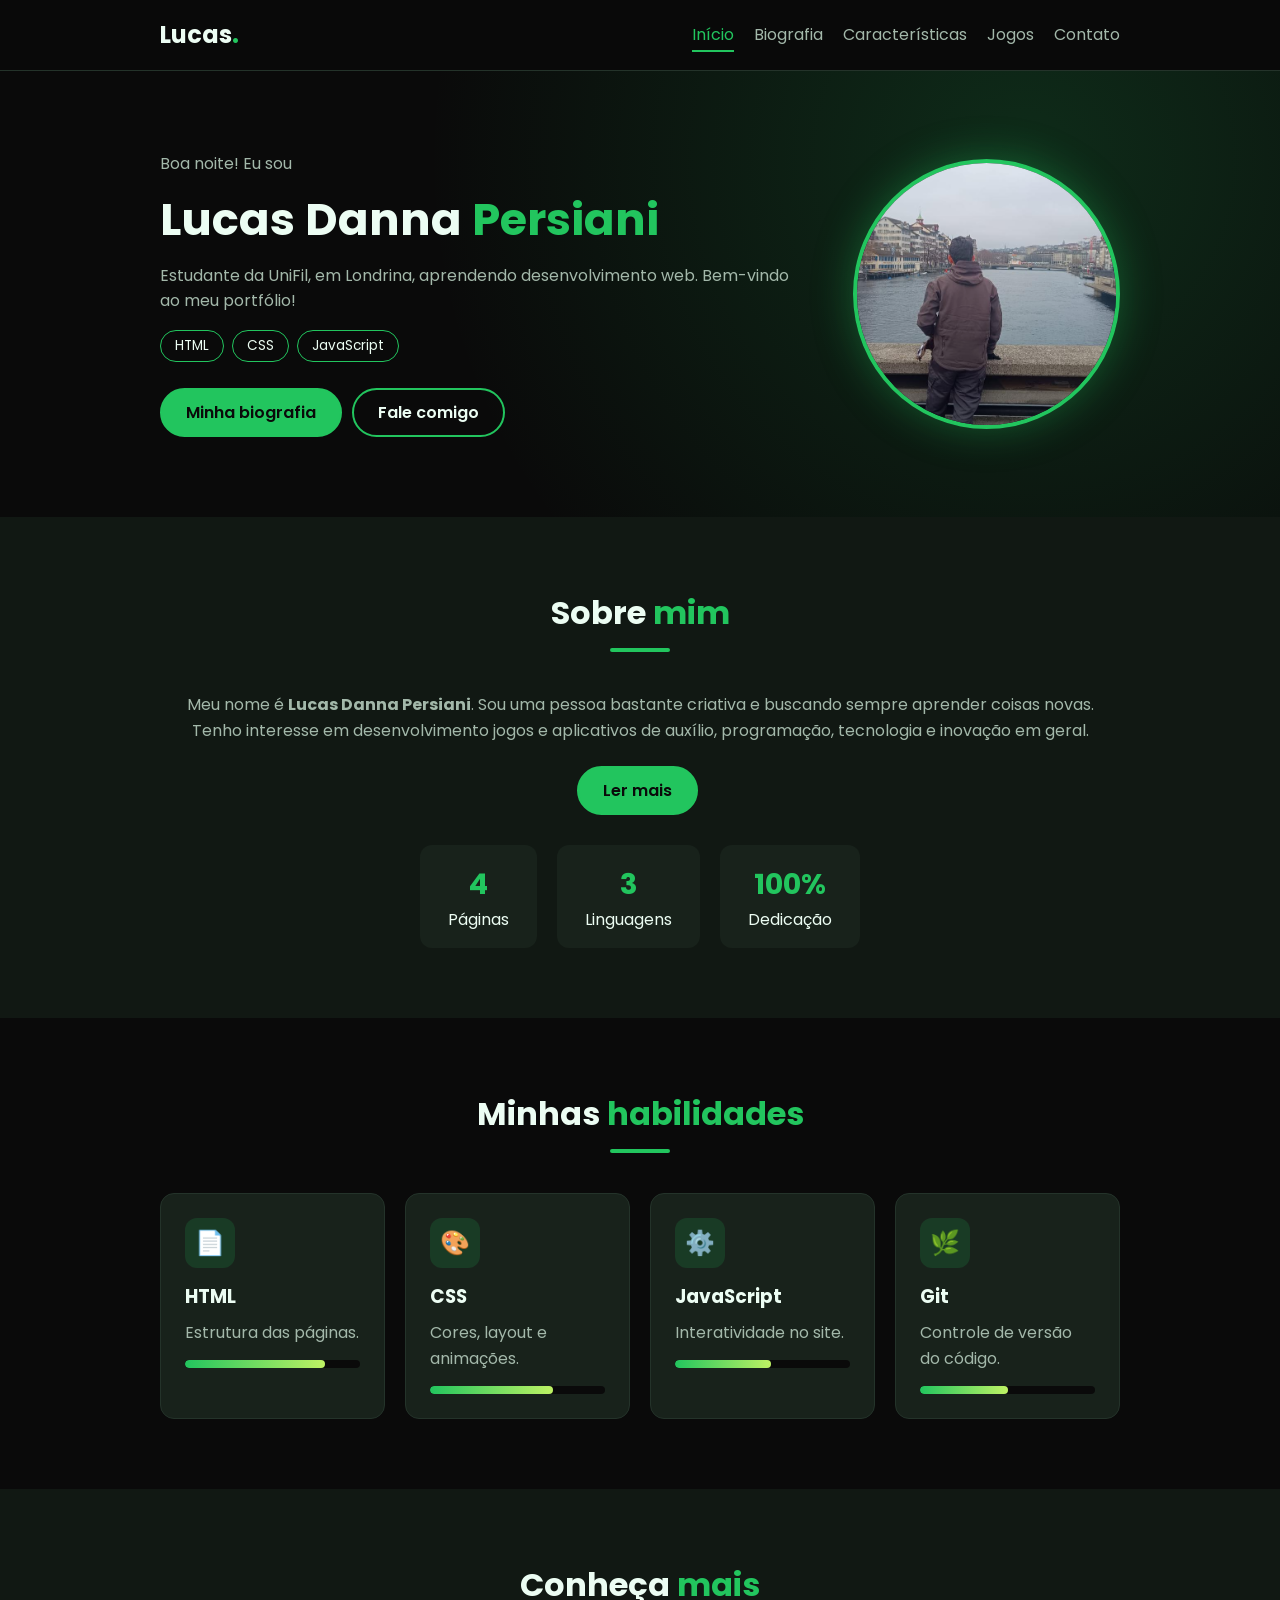
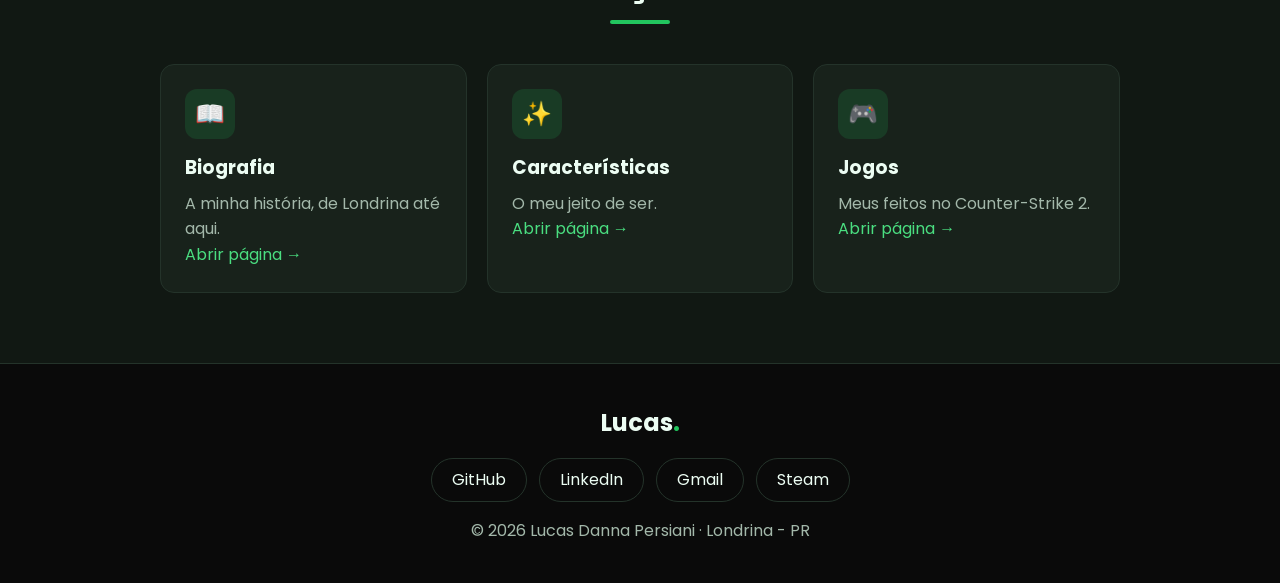
<file: index.html>
<!DOCTYPE html>
<html lang="pt-br">
<head>
    <meta charset="UTF-8">
    <meta name="viewport" content="width=device-width, initial-scale=1.0">
    <title>Lucas Danna Persiani | Portfólio</title>
    <link rel="preconnect" href="https://fonts.googleapis.com">
    <link rel="preconnect" href="https://fonts.gstatic.com" crossorigin>
    <link href="https://fonts.googleapis.com/css2?family=Poppins:wght@400;600;700&display=swap" rel="stylesheet">
    <link rel="stylesheet" href="style.css">
</head>
<body>

    <!-- ===== MENU ===== -->
    <header class="cabecalho">
        <nav class="menu">
            <a href="index.html" class="logo">Lucas<span>.</span></a>
            <ul class="menu-links">
                <li><a href="index.html" class="ativo">Início</a></li>
                <li><a href="minhabiografia.html">Biografia</a></li>
                <li><a href="caracteristicas.html">Características</a></li>
                <li><a href="jogos.html">Jogos</a></li>
                <li><a href="#contato">Contato</a></li>
            </ul>
        </nav>
    </header>

    <main>
        <!-- ===== APRESENTAÇÃO ===== -->
        <section class="destaque">
            <div class="container topo">
                <div>
                    <p class="texto-suave" id="saudacao">Olá! Eu sou</p>
                    <h1>Lucas Danna <span>Persiani</span></h1>
                    <p class="texto-suave">
                        Estudante da UniFil, em Londrina, aprendendo desenvolvimento web.
                        Bem-vindo ao meu portfólio!
                    </p>
                    <div class="etiquetas">
                        <span>HTML</span>
                        <span>CSS</span>
                        <span>JavaScript</span>
                    </div>
                    <a href="minhabiografia.html" class="botao">Minha biografia</a>
                    <a href="#contato" class="botao botao-vazado">Fale comigo</a>
                </div>
                <img src="img/foto-perfil.png" alt="Foto de perfil de Lucas Danna Persiani" class="foto">
            </div>
        </section>

        <!-- ===== SOBRE ===== -->
        <section class="secao secao-escura">
            <div class="container centro">
                <h2>Sobre <span>mim</span></h2>
                <p class="texto-suave">
                    Meu nome é <strong>Lucas Danna Persiani</strong>. Sou uma pessoa bastante criativa e buscando sempre aprender coisas novas. Tenho interesse em desenvolvimento jogos e aplicativos de auxílio, programação, tecnologia e inovação em geral.
                </p>
                <p class="texto-suave escondido" id="maisSobre">
                    Nas horas livres gosto de jogar Counter-Strike 2 com os amigos na Steam.
                    Meu objetivo é me tornar um desenvolvedor profissional.
                </p>
                <button class="botao" id="botaoLerMais">Ler mais</button>

                <div class="numeros">
                    <div class="numero"><strong>4</strong>Páginas</div>
                    <div class="numero"><strong>3</strong>Linguagens</div>
                    <div class="numero"><strong>100%</strong>Dedicação</div>
                </div>
            </div>
        </section>

        <!-- ===== HABILIDADES ===== -->
        <section class="secao">
            <div class="container">
                <h2>Minhas <span>habilidades</span></h2>
                <!-- mude o width para ajustar o tamanho de cada barra -->
                <div class="cards">
                    <article class="card">
                        <div class="icone">📄</div>
                        <h3>HTML</h3>
                        <p>Estrutura das páginas.</p>
                        <div class="barra"><div class="barra-nivel" style="width: 80%"></div></div>
                    </article>
                    <article class="card">
                        <div class="icone">🎨</div>
                        <h3>CSS</h3>
                        <p>Cores, layout e animações.</p>
                        <div class="barra"><div class="barra-nivel" style="width: 70%"></div></div>
                    </article>
                    <article class="card">
                        <div class="icone">⚙️</div>
                        <h3>JavaScript</h3>
                        <p>Interatividade no site.</p>
                        <div class="barra"><div class="barra-nivel" style="width: 55%"></div></div>
                    </article>
                    <article class="card">
                        <div class="icone">🌿</div>
                        <h3>Git</h3>
                        <p>Controle de versão do código.</p>
                        <div class="barra"><div class="barra-nivel" style="width: 50%"></div></div>
                    </article>
                </div>
            </div>
        </section>

        <!-- ===== OUTRAS PÁGINAS ===== -->
        <section class="secao secao-escura">
            <div class="container">
                <h2>Conheça <span>mais</span></h2>
                <div class="cards">
                    <article class="card">
                        <div class="icone">📖</div>
                        <h3>Biografia</h3>
                        <p>A minha história, de Londrina até aqui.</p>
                        <a href="minhabiografia.html">Abrir página →</a>
                    </article>
                    <article class="card">
                        <div class="icone">✨</div>
                        <h3>Características</h3>
                        <p>O meu jeito de ser.</p>
                        <a href="caracteristicas.html">Abrir página →</a>
                    </article>
                    <article class="card">
                        <div class="icone">🎮</div>
                        <h3>Jogos</h3>
                        <p>Meus feitos no Counter-Strike 2.</p>
                        <a href="jogos.html">Abrir página →</a>
                    </article>
                </div>
            </div>
        </section>
    </main>

    <!-- ===== RODAPÉ ===== -->
    <footer class="rodape" id="contato">
        <a href="index.html" class="logo">Lucas<span>.</span></a>
        <nav class="redes">
            <a href="https://github.com/dannax4547" target="_blank">GitHub</a>
            <a href="https://www.linkedin.com/in/lucas-danna-persiani" target="_blank">LinkedIn</a>
            <a href="mailto:lucasdanna.persiani@gmail.com">Gmail</a>
            <a href="https://steamcommunity.com/profiles/76561198979446259/" target="_blank">Steam</a>
        </nav>
        <p>&copy; <span id="ano"></span> Lucas Danna Persiani · Londrina - PR</p>
    </footer>

    <button class="voltar-topo escondido" id="voltarTopo" aria-label="Voltar ao topo">↑</button>

    <script src="script.js"></script>
</body>
</html>
</file>
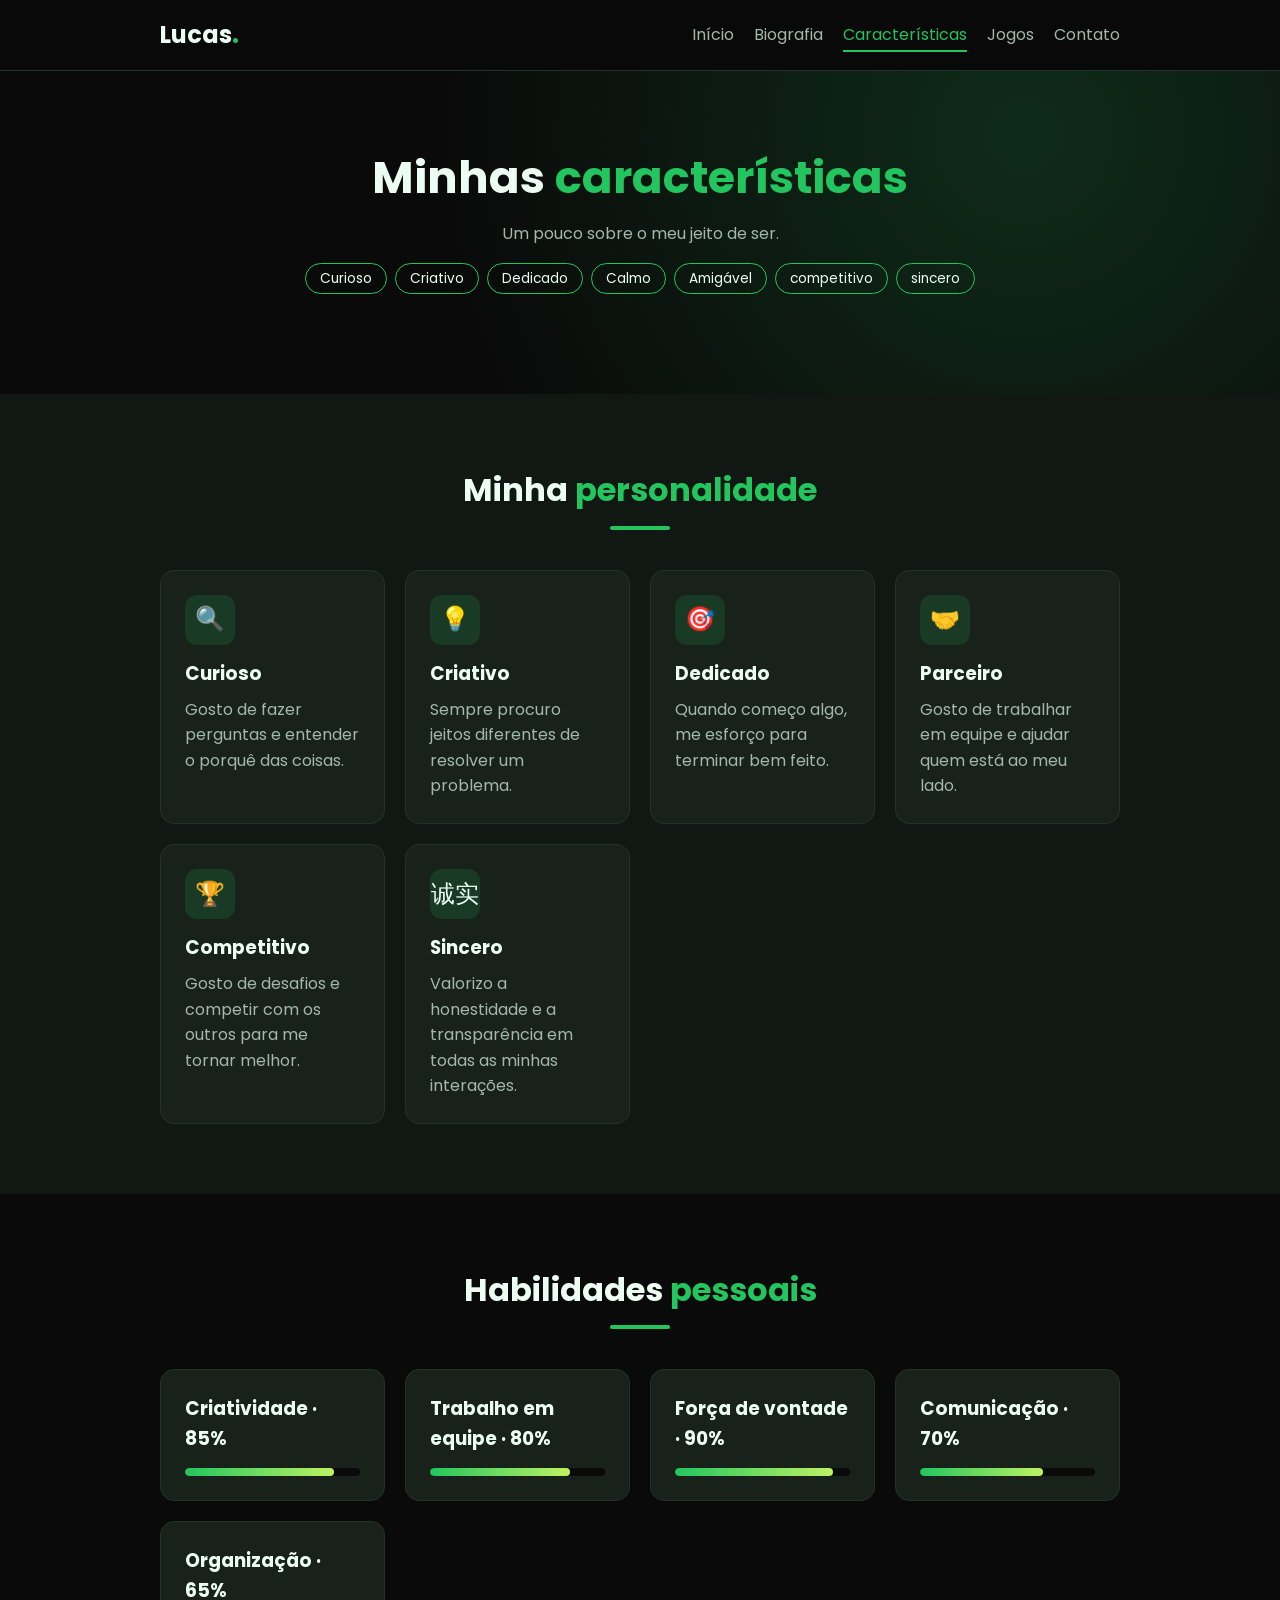
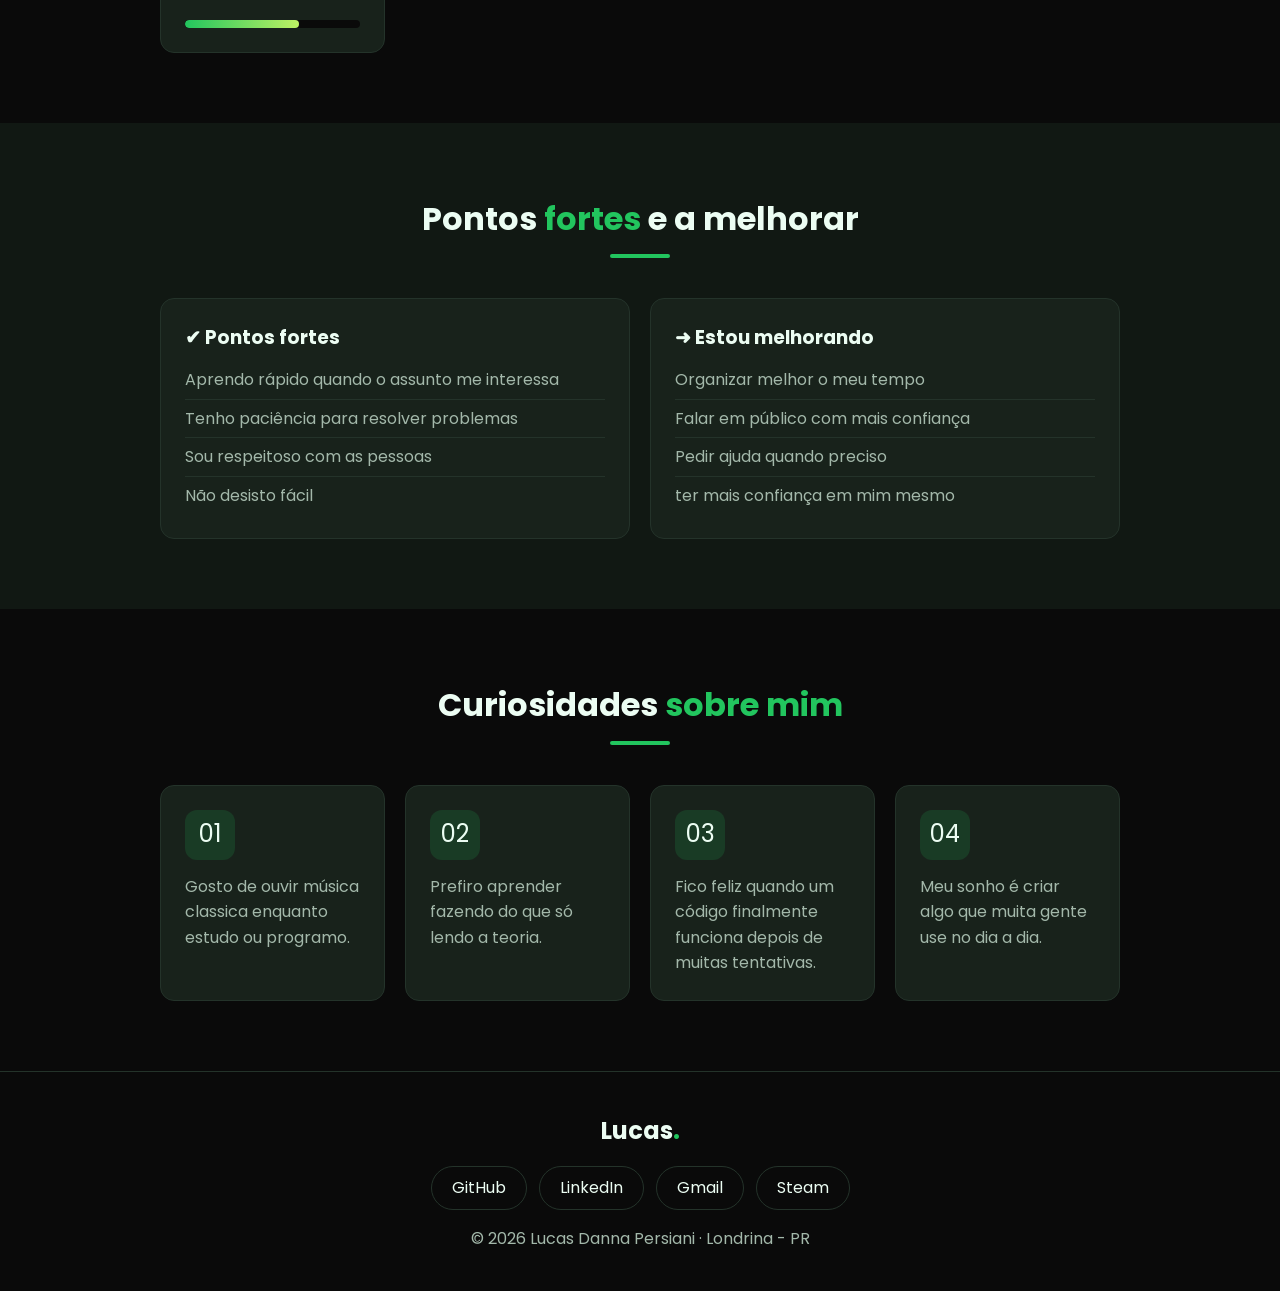
<file: caracteristicas.html>
<!DOCTYPE html>
<html lang="pt-br">
<head>
    <meta charset="UTF-8">
    <meta name="viewport" content="width=device-width, initial-scale=1.0">
    <title>Características | Lucas Danna Persiani</title>
    <link rel="preconnect" href="https://fonts.googleapis.com">
    <link rel="preconnect" href="https://fonts.gstatic.com" crossorigin>
    <link href="https://fonts.googleapis.com/css2?family=Poppins:wght@400;600;700&display=swap" rel="stylesheet">
    <link rel="stylesheet" href="style.css">
</head>
<body>

    <!-- ===== MENU ===== -->
    <header class="cabecalho">
        <nav class="menu">
            <a href="index.html" class="logo">Lucas<span>.</span></a>
            <ul class="menu-links">
                <li><a href="index.html">Início</a></li>
                <li><a href="minhabiografia.html">Biografia</a></li>
                <li><a href="caracteristicas.html" class="ativo">Características</a></li>
                <li><a href="jogos.html">Jogos</a></li>
                <li><a href="#contato">Contato</a></li>
            </ul>
        </nav>
    </header>

    <main>
        <!-- ===== TOPO ===== -->
        <section class="destaque centro">
            <div class="container">
                <h1>Minhas <span>características</span></h1>
                <p class="texto-suave">Um pouco sobre o meu jeito de ser.</p>
                <div class="etiquetas centro">
                    <span>Curioso</span>
                    <span>Criativo</span>
                    <span>Dedicado</span>
                    <span>Calmo</span>
                    <span>Amigável</span>
                    <span>competitivo</span>
                    <span>sincero</span>
                </div>
            </div>
        </section>

        <!-- ===== PERSONALIDADE ===== -->
        <section class="secao secao-escura">
            <div class="container">
                <h2>Minha <span>personalidade</span></h2>
                <div class="cards">
                    <article class="card">
                        <div class="icone">🔍</div>
                        <h3>Curioso</h3>
                        <p>Gosto de fazer perguntas e entender o porquê das coisas.</p>
                    </article>
                    <article class="card">
                        <div class="icone">💡</div>
                        <h3>Criativo</h3>
                        <p>Sempre procuro jeitos diferentes de resolver um problema.</p>
                    </article>
                    <article class="card">
                        <div class="icone">🎯</div>
                        <h3>Dedicado</h3>
                        <p>Quando começo algo, me esforço para terminar bem feito.</p>
                    </article>
                    <article class="card">
                        <div class="icone">🤝</div>
                        <h3>Parceiro</h3>
                        <p>Gosto de trabalhar em equipe e ajudar quem está ao meu lado.</p>
                    </article>
                    <article class="card">
                        <div class="icone">🏆</div>
                        <h3>Competitivo</h3>
                        <p>Gosto de desafios e competir com os outros para me tornar melhor.</p>
                    </article>
                    <article class="card">
                        <div class="icone">诚实</div>
                        <h3>Sincero</h3>
                        <p>Valorizo a honestidade e a transparência em todas as minhas interações.</p>
                    </article>
                </div>
            </div>
        </section>

        <!-- ===== HABILIDADES PESSOAIS ===== -->
        <section class="secao">
            <div class="container">
                <h2>Habilidades <span>pessoais</span></h2>
                <!-- mude o número e o width para ajustar cada barra -->
                <div class="cards">
                    <article class="card">
                        <h3>Criatividade · 85%</h3>
                        <div class="barra"><div class="barra-nivel" style="width: 85%"></div></div>
                    </article>
                    <article class="card">
                        <h3>Trabalho em equipe · 80%</h3>
                        <div class="barra"><div class="barra-nivel" style="width: 80%"></div></div>
                    </article>
                    <article class="card">
                        <h3>Força de vontade · 90%</h3>
                        <div class="barra"><div class="barra-nivel" style="width: 90%"></div></div>
                    </article>
                    <article class="card">
                        <h3>Comunicação · 70%</h3>
                        <div class="barra"><div class="barra-nivel" style="width: 70%"></div></div>
                    </article>
                    <article class="card">
                        <h3>Organização · 65%</h3>
                        <div class="barra"><div class="barra-nivel" style="width: 65%"></div></div>
                    </article>
                </div>
            </div>
        </section>

        <!-- ===== PONTOS FORTES E A MELHORAR ===== -->
        <section class="secao secao-escura">
            <div class="container">
                <h2>Pontos <span>fortes</span> e a melhorar</h2>
                <div class="cards">
                    <article class="card">
                        <h3>✔ Pontos fortes</h3>
                        <ul>
                            <li>Aprendo rápido quando o assunto me interessa</li>
                            <li>Tenho paciência para resolver problemas</li>
                            <li>Sou respeitoso com as pessoas</li>
                            <li>Não desisto fácil</li>
                        </ul>
                    </article>
                    <article class="card">
                        <h3>➜ Estou melhorando</h3>
                        <ul>
                            <li>Organizar melhor o meu tempo</li>
                            <li>Falar em público com mais confiança</li>
                            <li>Pedir ajuda quando preciso</li>
                            <li>ter mais confiança em mim mesmo</li>
                        </ul>
                    </article>
                </div>
            </div>
        </section>

        <!-- ===== CURIOSIDADES ===== -->
        <section class="secao">
            <div class="container">
                <h2>Curiosidades <span>sobre mim</span></h2>
                <div class="cards">
                    <article class="card">
                        <div class="icone">01</div>
                        <p>Gosto de ouvir música classica enquanto estudo ou programo.</p>
                    </article>
                    <article class="card">
                        <div class="icone">02</div>
                        <p>Prefiro aprender fazendo do que só lendo a teoria.</p>
                    </article>
                    <article class="card">
                        <div class="icone">03</div>
                        <p>Fico feliz quando um código finalmente funciona depois de muitas tentativas.</p>
                    </article>
                    <article class="card">
                        <div class="icone">04</div>
                        <p>Meu sonho é criar algo que muita gente use no dia a dia.</p>
                    </article>
                </div>
            </div>
        </section>
    </main>

    <!-- ===== RODAPÉ ===== -->
    <footer class="rodape" id="contato">
        <a href="index.html" class="logo">Lucas<span>.</span></a>
        <nav class="redes">
            <a href="https://github.com/dannax4547" target="_blank">GitHub</a>
            <a href="https://www.linkedin.com/in/lucas-danna-persiani" target="_blank">LinkedIn</a>
            <a href="mailto:lucasdanna.persiani@gmail.com">Gmail</a>
            <a href="https://steamcommunity.com/profiles/76561198979446259/" target="_blank">Steam</a>
        </nav>
        <p>&copy; <span id="ano"></span> Lucas Danna Persiani · Londrina - PR</p>
    </footer>

    <button class="voltar-topo escondido" id="voltarTopo" aria-label="Voltar ao topo">↑</button>

    <script src="script.js"></script>
</body>
</html>
</file>
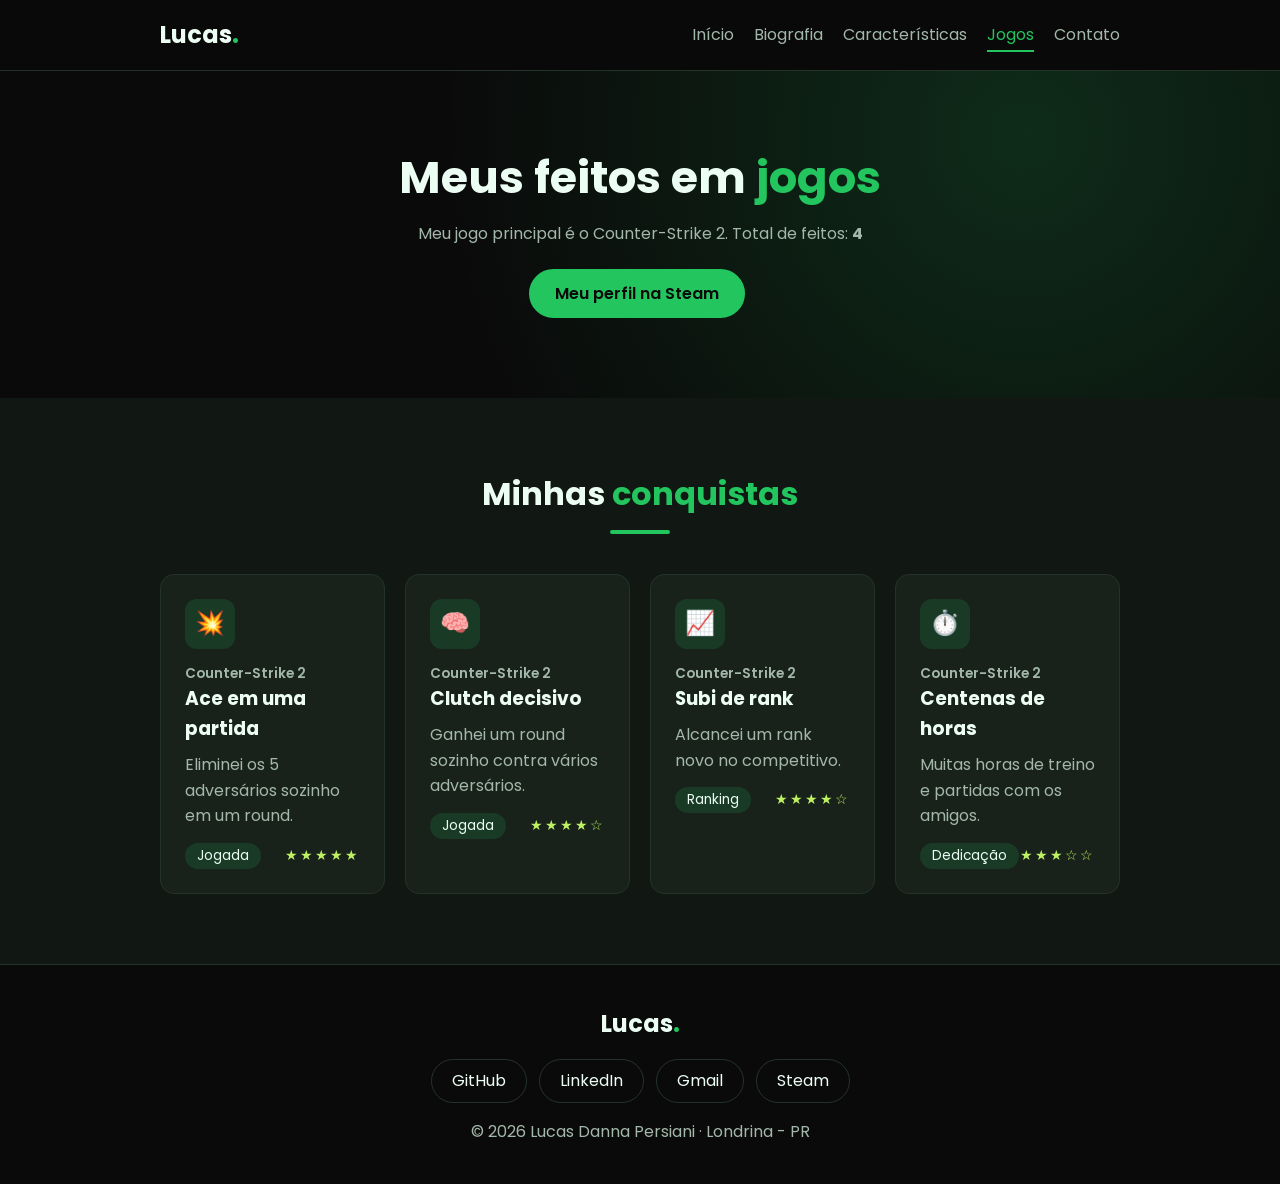
<file: jogos.html>
<!DOCTYPE html>
<html lang="pt-br">
<head>
    <meta charset="UTF-8">
    <meta name="viewport" content="width=device-width, initial-scale=1.0">
    <title>Jogos | Lucas Danna Persiani</title>
    <link rel="preconnect" href="https://fonts.googleapis.com">
    <link rel="preconnect" href="https://fonts.gstatic.com" crossorigin>
    <link href="https://fonts.googleapis.com/css2?family=Poppins:wght@400;600;700&display=swap" rel="stylesheet">
    <link rel="stylesheet" href="style.css">
</head>
<body>

    <!-- ===== MENU ===== -->
    <header class="cabecalho">
        <nav class="menu">
            <a href="index.html" class="logo">Lucas<span>.</span></a>
            <ul class="menu-links">
                <li><a href="index.html">Início</a></li>
                <li><a href="minhabiografia.html">Biografia</a></li>
                <li><a href="caracteristicas.html">Características</a></li>
                <li><a href="jogos.html" class="ativo">Jogos</a></li>
                <li><a href="#contato">Contato</a></li>
            </ul>
        </nav>
    </header>

    <main>
        <!-- ===== TOPO ===== -->
        <section class="destaque centro">
            <div class="container">
                <h1>Meus feitos em <span>jogos</span></h1>
                <p class="texto-suave">
                    Meu jogo principal é o Counter-Strike 2.
                    Total de feitos: <strong id="totalFeitos">0</strong>
                </p>
                <a href="https://steamcommunity.com/profiles/76561198979446259/" target="_blank" class="botao">Meu perfil na Steam</a>
            </div>
        </section>

        <!-- ===== CONQUISTAS ===== -->
        <section class="secao secao-escura">
            <div class="container">
                <h2>Minhas <span>conquistas</span></h2>
                <!-- ajuste os feitos para os seus de verdade -->
                <div class="cards">
                    <article class="card feito">
                        <div class="icone">💥</div>
                        <p class="jogo">Counter-Strike 2</p>
                        <h3>Ace em uma partida</h3>
                        <p>Eliminei os 5 adversários sozinho em um round.</p>
                        <div class="card-rodape">
                            <span class="categoria">Jogada</span>
                            <span class="estrelas">★★★★★</span>
                        </div>
                    </article>
                    <article class="card feito">
                        <div class="icone">🧠</div>
                        <p class="jogo">Counter-Strike 2</p>
                        <h3>Clutch decisivo</h3>
                        <p>Ganhei um round sozinho contra vários adversários.</p>
                        <div class="card-rodape">
                            <span class="categoria">Jogada</span>
                            <span class="estrelas">★★★★☆</span>
                        </div>
                    </article>
                    <article class="card feito">
                        <div class="icone">📈</div>
                        <p class="jogo">Counter-Strike 2</p>
                        <h3>Subi de rank</h3>
                        <p>Alcancei um rank novo no competitivo.</p>
                        <div class="card-rodape">
                            <span class="categoria">Ranking</span>
                            <span class="estrelas">★★★★☆</span>
                        </div>
                    </article>
                    <article class="card feito">
                        <div class="icone">⏱️</div>
                        <p class="jogo">Counter-Strike 2</p>
                        <h3>Centenas de horas</h3>
                        <p>Muitas horas de treino e partidas com os amigos.</p>
                        <div class="card-rodape">
                            <span class="categoria">Dedicação</span>
                            <span class="estrelas">★★★☆☆</span>
                        </div>
                    </article>
                </div>
            </div>
        </section>
    </main>

    <!-- ===== RODAPÉ ===== -->
    <footer class="rodape" id="contato">
        <a href="index.html" class="logo">Lucas<span>.</span></a>
        <nav class="redes">
            <a href="https://github.com/dannax4547" target="_blank">GitHub</a>
            <a href="https://www.linkedin.com/in/lucas-danna-persiani" target="_blank">LinkedIn</a>
            <a href="mailto:lucasdanna.persiani@gmail.com">Gmail</a>
            <a href="https://steamcommunity.com/profiles/76561198979446259/" target="_blank">Steam</a>
        </nav>
        <p>&copy; <span id="ano"></span> Lucas Danna Persiani · Londrina - PR</p>
    </footer>

    <button class="voltar-topo escondido" id="voltarTopo" aria-label="Voltar ao topo">↑</button>

    <script src="script.js"></script>
</body>
</html>
</file>
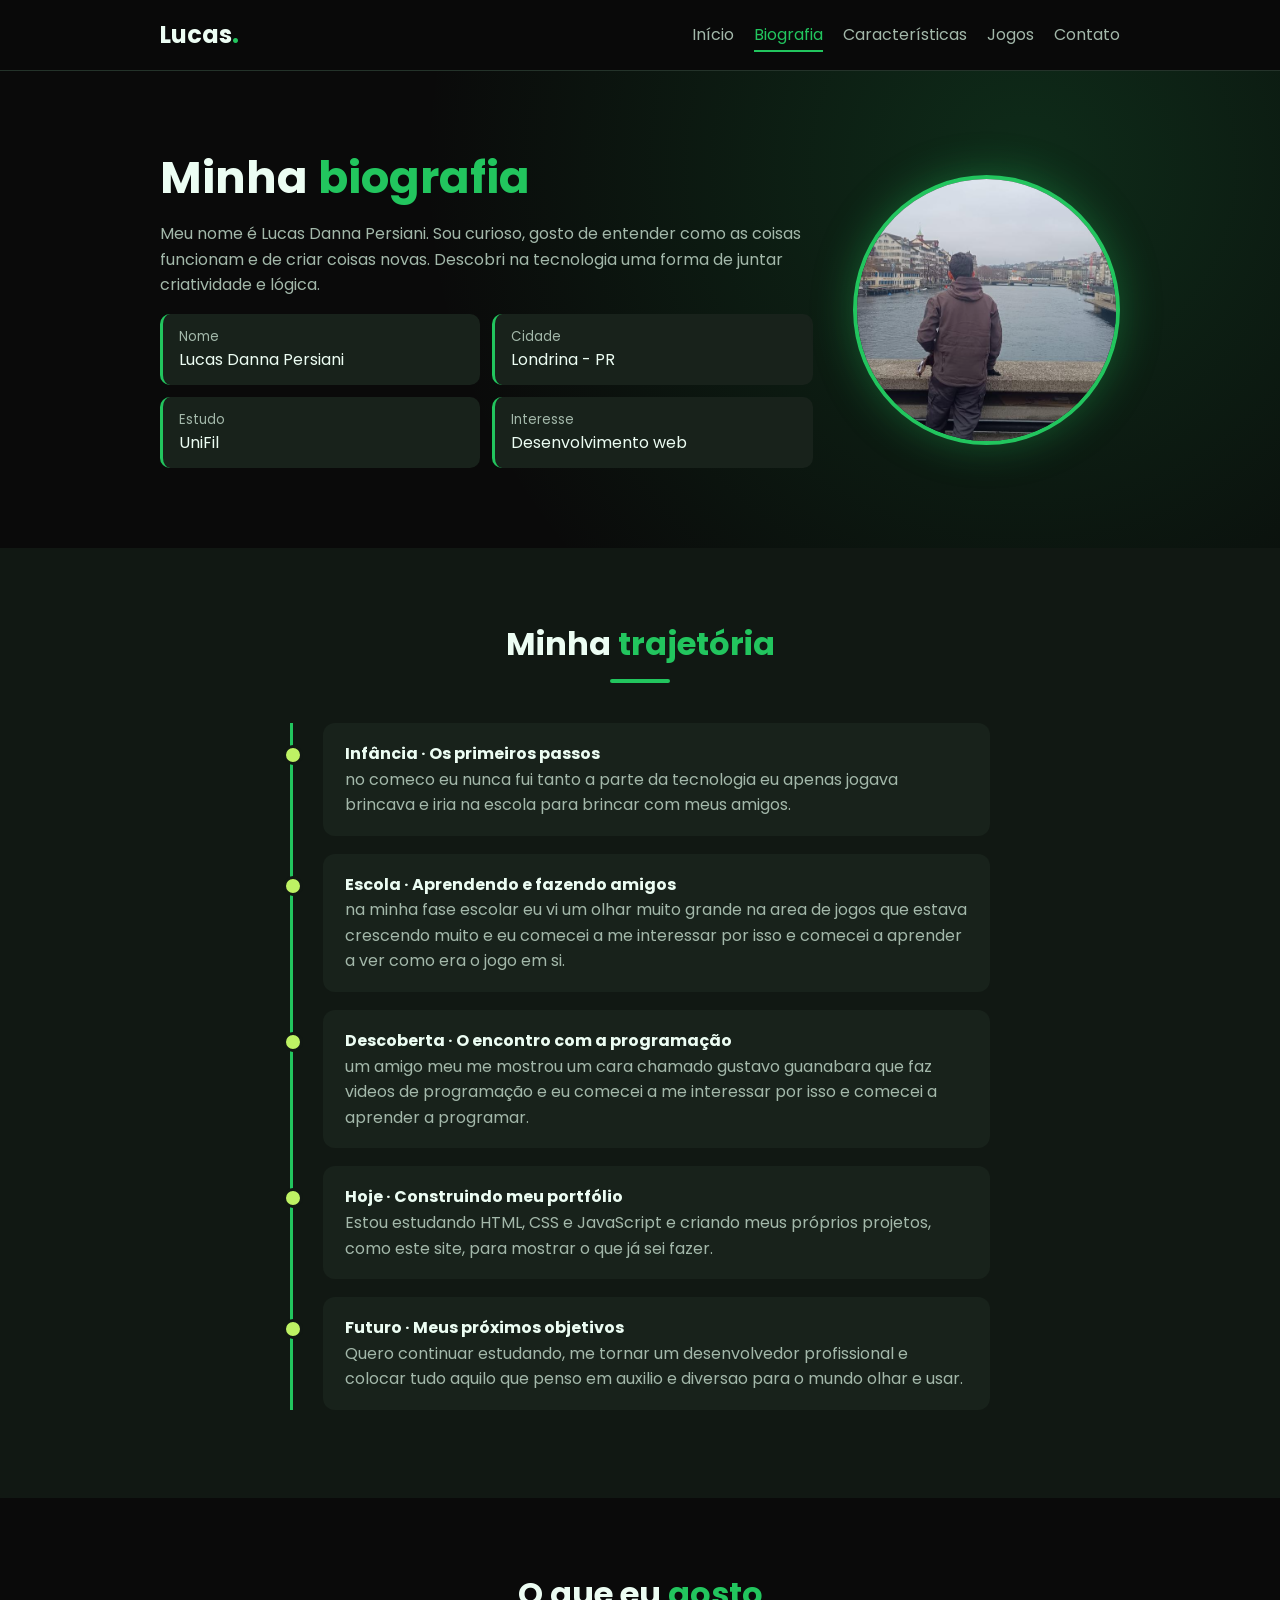
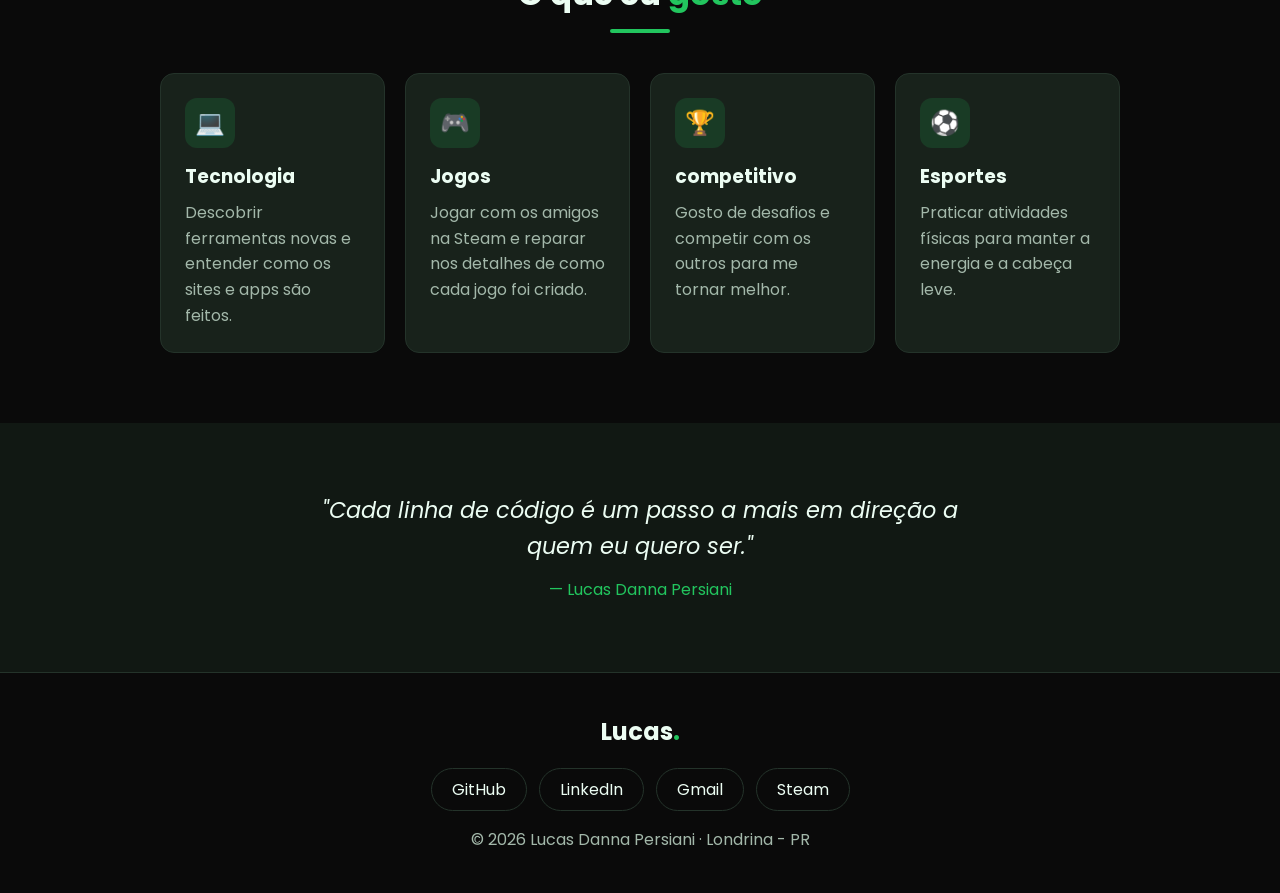
<file: minhabiografia.html>
<!DOCTYPE html>
<html lang="pt-br">
<head>
    <meta charset="UTF-8">
    <meta name="viewport" content="width=device-width, initial-scale=1.0">
    <title>Biografia | Lucas Danna Persiani</title>
    <link rel="preconnect" href="https://fonts.googleapis.com">
    <link rel="preconnect" href="https://fonts.gstatic.com" crossorigin>
    <link href="https://fonts.googleapis.com/css2?family=Poppins:wght@400;600;700&display=swap" rel="stylesheet">
    <link rel="stylesheet" href="style.css">
</head>
<body>

    <!-- ===== MENU ===== -->
    <header class="cabecalho">
        <nav class="menu">
            <a href="index.html" class="logo">Lucas<span>.</span></a>
            <ul class="menu-links">
                <li><a href="index.html">Início</a></li>
                <li><a href="minhabiografia.html" class="ativo">Biografia</a></li>
                <li><a href="caracteristicas.html">Características</a></li>
                <li><a href="jogos.html">Jogos</a></li>
                <li><a href="#contato">Contato</a></li>
            </ul>
        </nav>
    </header>

    <main>
        <!-- ===== QUEM SOU EU ===== -->
        <section class="destaque">
            <div class="container topo">
                <div>
                    <h1>Minha <span>biografia</span></h1>
                    <p class="texto-suave">
                        Meu nome é Lucas Danna Persiani. Sou curioso, gosto de entender como
                        as coisas funcionam e de criar coisas novas. Descobri na tecnologia
                        uma forma de juntar criatividade e lógica.
                    </p>
                    <div class="dados">
                        <div class="dado"><small>Nome</small>Lucas Danna Persiani</div>
                        <div class="dado"><small>Cidade</small>Londrina - PR</div>
                        <div class="dado"><small>Estudo</small>UniFil</div>
                        <div class="dado"><small>Interesse</small>Desenvolvimento web</div>
                    </div>
                </div>
                <img src="img/foto-perfil.png" alt="Foto de perfil de Lucas Danna Persiani" class="foto">
            </div>
        </section>

        <!-- ===== TRAJETÓRIA ===== -->
        <section class="secao secao-escura">
            <div class="container">
                <h2>Minha <span>trajetória</span></h2>
                <ol class="linha-tempo">
                    <li>
                        <strong>Infância · Os primeiros passos</strong>
                        no comeco eu nunca fui tanto a parte da tecnologia eu apenas jogava brincava e iria na escola para brincar com meus amigos.
                    </li>
                    <li>
                        <strong>Escola · Aprendendo e fazendo amigos</strong>
                        na minha fase escolar eu vi um olhar muito grande na area de jogos que estava crescendo muito e eu comecei a me interessar por isso e comecei a aprender a ver como era o jogo em si.
                    </li>
                    <li>
                        <strong>Descoberta · O encontro com a programação</strong>
                        um amigo meu me mostrou um cara chamado gustavo guanabara que faz videos de programação e eu comecei a me interessar por isso e comecei a aprender a programar.
                    </li>
                    <li>
                        <strong>Hoje · Construindo meu portfólio</strong>
                        Estou estudando HTML, CSS e JavaScript e criando meus próprios projetos,
                        como este site, para mostrar o que já sei fazer.
                    </li>
                    <li>
                        <strong>Futuro · Meus próximos objetivos</strong>
                        Quero continuar estudando, me tornar um desenvolvedor profissional
                        e colocar tudo aquilo que penso em auxilio e diversao para o mundo olhar e usar.
                    </li>
                </ol>
            </div>
        </section>

        <!-- ===== GOSTOS ===== -->
        <section class="secao">
            <div class="container">
                <h2>O que eu <span>gosto</span></h2>
                <div class="cards">
                    <article class="card">
                        <div class="icone">💻</div>
                        <h3>Tecnologia</h3>
                        <p>Descobrir ferramentas novas e entender como os sites e apps são feitos.</p>
                    </article>
                    <article class="card">
                        <div class="icone">🎮</div>
                        <h3>Jogos</h3>
                        <p>Jogar com os amigos na Steam e reparar nos detalhes de como cada jogo foi criado.</p>
                    </article>
                    <article class="card">
                        <div class="icone">🏆</div>
                        <h3>competitivo</h3>
                        <p>Gosto de desafios e competir com os outros para me tornar melhor.</p>
                    </article>
                    <article class="card">
                        <div class="icone">⚽</div>
                        <h3>Esportes</h3>
                        <p>Praticar atividades físicas para manter a energia e a cabeça leve.</p>
                    </article>
                </div>
            </div>
        </section>

        <!-- ===== CITAÇÃO ===== -->
        <section class="secao secao-escura">
            <blockquote class="citacao container">
                "Cada linha de código é um passo a mais em direção a quem eu quero ser."
                <cite>— Lucas Danna Persiani</cite>
            </blockquote>
        </section>
    </main>

    <!-- ===== RODAPÉ ===== -->
    <footer class="rodape" id="contato">
        <a href="index.html" class="logo">Lucas<span>.</span></a>
        <nav class="redes">
            <a href="https://github.com/dannax4547" target="_blank">GitHub</a>
            <a href="https://www.linkedin.com/in/lucas-danna-persiani" target="_blank">LinkedIn</a>
            <a href="mailto:lucasdanna.persiani@gmail.com">Gmail</a>
            <a href="https://steamcommunity.com/profiles/76561198979446259/" target="_blank">Steam</a>
        </nav>
        <p>&copy; <span id="ano"></span> Lucas Danna Persiani · Londrina - PR</p>
    </footer>

    <button class="voltar-topo escondido" id="voltarTopo" aria-label="Voltar ao topo">↑</button>

    <script src="script.js"></script>
</body>
</html>
</file>
<file: style.css>
/* ===== CORES DO SITE ===== */
:root {
    --verde: #22c55e;
    --verde-claro: #4ade80;
    --limao: #bef264;
    --preto: #0a0a0a;
    --preto-claro: #111813;
    --card: #18221b;
    --borda: #24332a;
    --texto: #ecfdf3;
    --texto-suave: #a3b8aa;
}

/* ===== BÁSICO ===== */
* {
    margin: 0;
    padding: 0;
    box-sizing: border-box;
}

html {
    scroll-behavior: smooth;
}

body {
    font-family: 'Poppins', sans-serif;
    background: var(--preto);
    color: var(--texto);
    line-height: 1.6;
}

a {
    color: var(--verde-claro);
    text-decoration: none;
}

.container {
    max-width: 1000px;
    margin: 0 auto;
    padding: 0 20px;
}

/* ===== MENU ===== */
.cabecalho {
    position: sticky;
    top: 0;
    background: rgba(10, 10, 10, 0.92);
    border-bottom: 1px solid var(--borda);
    z-index: 10;
}

.menu {
    display: flex;
    justify-content: space-between;
    align-items: center;
    flex-wrap: wrap;
    gap: 10px;
    max-width: 1000px;
    margin: 0 auto;
    padding: 16px 20px;
}

.logo {
    font-size: 1.5rem;
    font-weight: 700;
    color: var(--texto);
}

.logo span {
    color: var(--verde);
}

.menu-links {
    display: flex;
    flex-wrap: wrap;
    gap: 20px;
    list-style: none;
}

.menu-links a {
    color: var(--texto-suave);
    padding-bottom: 4px;
    border-bottom: 2px solid transparent;
    transition: color 0.3s, border-color 0.3s;
}

.menu-links a:hover,
.menu-links a.ativo {
    color: var(--verde);
    border-color: var(--verde);
}

/* ===== SEÇÕES ===== */
.secao {
    padding: 70px 0;
}

.secao-escura {
    background: var(--preto-claro);
}

/* topo de cada página, com um brilho verde no fundo */
.destaque {
    padding: 80px 0;
    background: radial-gradient(circle at 80% 20%, rgba(34, 197, 94, 0.18), transparent 55%);
}

h1 {
    font-size: 2.8rem;
    line-height: 1.2;
    margin-bottom: 16px;
}

h2 {
    font-size: 2rem;
    text-align: center;
    margin-bottom: 40px;
}

/* linha verde embaixo dos títulos */
h2::after {
    content: '';
    display: block;
    width: 60px;
    height: 4px;
    margin: 10px auto 0;
    border-radius: 2px;
    background: var(--verde);
}

h1 span,
h2 span {
    color: var(--verde);
}

.texto-suave {
    color: var(--texto-suave);
    margin-bottom: 16px;
}

.centro {
    text-align: center;
}

/* ===== TOPO COM FOTO ===== */
.topo {
    display: flex;
    align-items: center;
    justify-content: space-between;
    gap: 40px;
    animation: aparecer 0.8s ease;
}

.foto {
    width: 270px;
    height: 270px;
    border-radius: 50%;
    object-fit: cover;
    border: 4px solid var(--verde);
    box-shadow: 0 0 40px rgba(34, 197, 94, 0.35);
    animation: flutuar 4s ease-in-out infinite;
}

/* ===== ETIQUETAS ===== */
.etiquetas {
    display: flex;
    flex-wrap: wrap;
    gap: 8px;
    margin-bottom: 20px;
}

.etiquetas span {
    padding: 4px 14px;
    border-radius: 20px;
    border: 1px solid var(--verde);
    font-size: 0.85rem;
}

.etiquetas.centro {
    justify-content: center;
}

/* ===== BOTÕES ===== */
.botao {
    display: inline-block;
    padding: 10px 24px;
    margin: 6px 6px 0 0;
    border-radius: 30px;
    border: 2px solid var(--verde);
    background: var(--verde);
    color: var(--preto);
    font-weight: 600;
    font-family: inherit;
    font-size: 1rem;
    cursor: pointer;
    transition: transform 0.3s, box-shadow 0.3s;
}

.botao:hover {
    transform: translateY(-3px);
    box-shadow: 0 6px 20px rgba(34, 197, 94, 0.35);
}

.botao-vazado {
    background: transparent;
    color: var(--texto);
}

/* ===== CARDS ===== */
.cards {
    display: grid;
    grid-template-columns: repeat(auto-fit, minmax(220px, 1fr));
    gap: 20px;
}

.card {
    background: var(--card);
    padding: 24px;
    border-radius: 14px;
    border: 1px solid var(--borda);
    transition: transform 0.3s, border-color 0.3s;
    animation: aparecer 0.8s ease;
}

.card:hover {
    transform: translateY(-6px);
    border-color: var(--verde);
}

.card h3 {
    margin-bottom: 8px;
}

.card p,
.card li {
    color: var(--texto-suave);
}

.card ul {
    list-style: none;
}

.card li {
    padding: 6px 0;
    border-bottom: 1px solid var(--borda);
}

.card li:last-child {
    border-bottom: none;
}

/* caixinha do ícone */
.icone {
    width: 50px;
    height: 50px;
    display: flex;
    align-items: center;
    justify-content: center;
    font-size: 1.5rem;
    border-radius: 12px;
    background: rgba(34, 197, 94, 0.15);
    margin-bottom: 14px;
}

/* ===== BARRAS DE NÍVEL ===== */
.barra {
    height: 8px;
    margin-top: 14px;
    border-radius: 4px;
    background: var(--preto);
    overflow: hidden;
}

.barra-nivel {
    height: 100%;
    border-radius: 4px;
    background: linear-gradient(90deg, var(--verde), var(--limao));
    animation: encher 1.5s ease;
}

/* ===== NÚMEROS ===== */
.numeros {
    display: flex;
    justify-content: center;
    flex-wrap: wrap;
    gap: 20px;
    margin-top: 30px;
}

.numero {
    background: var(--card);
    border-radius: 12px;
    padding: 16px 28px;
    text-align: center;
}

.numero strong {
    display: block;
    font-size: 1.8rem;
    color: var(--verde);
}

/* ===== DADOS (biografia) ===== */
.dados {
    display: grid;
    grid-template-columns: repeat(2, 1fr);
    gap: 12px;
}

.dado {
    background: var(--card);
    padding: 12px 16px;
    border-radius: 10px;
    border-left: 3px solid var(--verde);
}

.dado small {
    display: block;
    color: var(--texto-suave);
}

/* ===== LINHA DO TEMPO ===== */
.linha-tempo {
    list-style: none;
    max-width: 700px;
    margin: 0 auto;
    border-left: 3px solid var(--verde);
    padding-left: 30px;
}

.linha-tempo li {
    position: relative;
    background: var(--card);
    padding: 18px 22px;
    margin-bottom: 18px;
    border-radius: 12px;
    color: var(--texto-suave);
}

/* bolinha na linha */
.linha-tempo li::before {
    content: '';
    position: absolute;
    left: -40px;
    top: 22px;
    width: 14px;
    height: 14px;
    border-radius: 50%;
    background: var(--limao);
    border: 3px solid var(--preto-claro);
}

.linha-tempo strong {
    display: block;
    color: var(--texto);
}

/* ===== CITAÇÃO ===== */
.citacao {
    max-width: 700px;
    margin: 0 auto;
    text-align: center;
    font-size: 1.4rem;
    font-style: italic;
}

.citacao cite {
    display: block;
    margin-top: 12px;
    font-size: 1rem;
    font-style: normal;
    color: var(--verde);
}

/* ===== JOGOS ===== */
.jogo {
    font-size: 0.85rem;
    font-weight: 600;
    color: var(--verde-claro);
}

.card-rodape {
    display: flex;
    justify-content: space-between;
    align-items: center;
    margin-top: 14px;
    font-size: 0.85rem;
}

.categoria {
    padding: 2px 12px;
    border-radius: 20px;
    background: rgba(34, 197, 94, 0.15);
}

.estrelas {
    color: var(--limao);
    letter-spacing: 2px;
}

/* esconde um elemento (usado pelo JavaScript) */
.escondido {
    display: none;
}

/* ===== RODAPÉ ===== */
.rodape {
    text-align: center;
    padding: 40px 20px;
    border-top: 1px solid var(--borda);
    color: var(--texto-suave);
}

.redes {
    display: flex;
    justify-content: center;
    flex-wrap: wrap;
    gap: 12px;
    margin: 16px 0;
}

.redes a {
    padding: 8px 20px;
    border-radius: 30px;
    border: 1px solid var(--borda);
    color: var(--texto);
    transition: border-color 0.3s, color 0.3s;
}

.redes a:hover {
    border-color: var(--verde);
    color: var(--verde);
}

/* ===== BOTÃO VOLTAR AO TOPO ===== */
.voltar-topo {
    position: fixed;
    right: 20px;
    bottom: 20px;
    width: 44px;
    height: 44px;
    border-radius: 50%;
    border: none;
    background: var(--verde);
    color: var(--preto);
    font-size: 1.2rem;
    cursor: pointer;
}

/* ===== ANIMAÇÕES ===== */
@keyframes aparecer {
    from { opacity: 0; transform: translateY(20px); }
    to { opacity: 1; transform: translateY(0); }
}

@keyframes flutuar {
    50% { transform: translateY(-12px); }
}

@keyframes encher {
    from { width: 0; }
}

/* ===== CELULAR ===== */
@media (max-width: 700px) {
    .menu,
    .menu-links {
        justify-content: center;
    }

    .destaque {
        padding: 50px 0;
    }

    .topo {
        flex-direction: column-reverse;
        text-align: center;
    }

    .etiquetas {
        justify-content: center;
    }

    h1 {
        font-size: 2.2rem;
    }

    .foto {
        width: 200px;
        height: 200px;
    }

    .dados {
        grid-template-columns: 1fr;
        text-align: left;
    }
}
</file>
